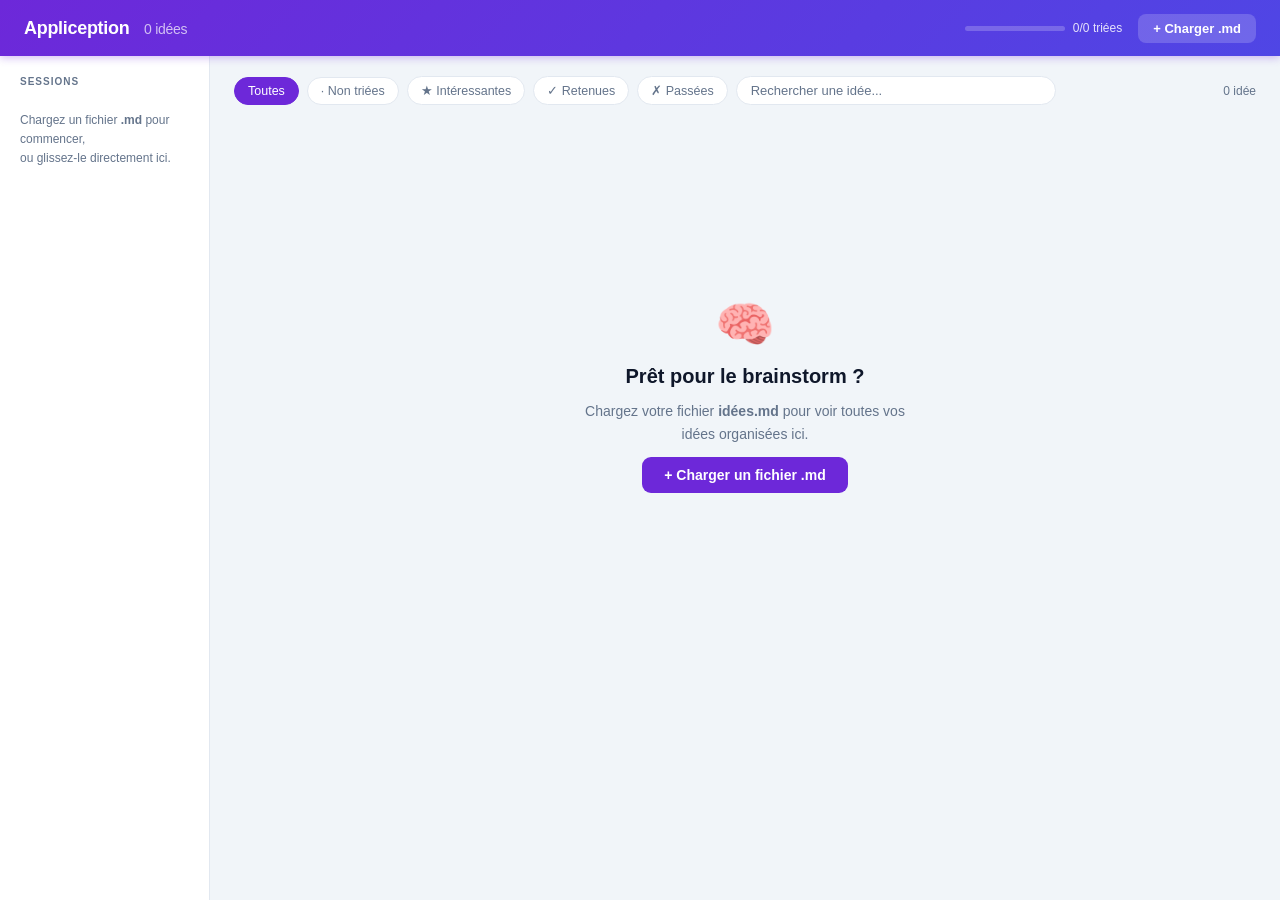
<file: index.html>
<!DOCTYPE html>
<html lang="fr">
<head>
  <meta charset="UTF-8" />
  <meta name="viewport" content="width=device-width, initial-scale=1.0" />
  <title>Appliception</title>
  <style>
    *, *::before, *::after { box-sizing: border-box; margin: 0; padding: 0; }

    :root {
      --bg:           #f1f5f9;
      --surface:      #ffffff;
      --border:       #e2e8f0;
      --accent:       #6d28d9;
      --accent-h:     #5b21b6;
      --accent-pale:  #ede9fe;
      --star:         #d97706;
      --star-bg:      #fef3c7;
      --done:         #059669;
      --done-bg:      #d1fae5;
      --skip:         #dc2626;
      --skip-bg:      #fee2e2;
      --text:         #0f172a;
      --muted:        #64748b;
      --radius:       10px;
      --sh:           0 1px 3px rgba(0,0,0,.07), 0 1px 2px rgba(0,0,0,.04);
      --sh-md:        0 4px 12px rgba(0,0,0,.08);
    }

    body {
      font-family: -apple-system, BlinkMacSystemFont, 'Segoe UI', Roboto, sans-serif;
      background: var(--bg);
      color: var(--text);
      min-height: 100vh;
    }

    /* ── HEADER ── */
    .header {
      background: linear-gradient(135deg, #6d28d9, #4f46e5);
      color: #fff;
      padding: 0 24px;
      height: 56px;
      display: flex;
      align-items: center;
      gap: 16px;
      position: sticky;
      top: 0;
      z-index: 200;
      box-shadow: 0 2px 8px rgba(109,40,217,.3);
    }
    .header-logo { font-size: 18px; font-weight: 700; letter-spacing: -.3px; flex: 1; }
    .header-logo span { opacity: .7; font-weight: 400; font-size: 14px; margin-left: 10px; }

    .btn {
      display: inline-flex; align-items: center; gap: 7px;
      padding: 7px 15px; border-radius: 8px; border: none;
      font-size: 13px; font-weight: 600; cursor: pointer;
      transition: opacity .15s, transform .1s;
    }
    .btn:hover { opacity: .88; }
    .btn:active { transform: scale(.97); }
    .btn-white { background: rgba(255,255,255,.18); color: #fff; }
    .btn-white:hover { background: rgba(255,255,255,.28); opacity: 1; }

    .progress-wrap {
      display: flex; align-items: center; gap: 8px;
      font-size: 12px; opacity: .85;
    }
    .progress-bar {
      width: 100px; height: 5px;
      background: rgba(255,255,255,.25);
      border-radius: 3px; overflow: hidden;
    }
    .progress-fill {
      height: 100%; background: #a5f3fc;
      border-radius: 3px; transition: width .4s ease;
    }

    /* ── LAYOUT ── */
    .layout { display: flex; height: calc(100vh - 56px); }

    /* ── SIDEBAR ── */
    .sidebar {
      width: 210px; flex-shrink: 0;
      background: var(--surface);
      border-right: 1px solid var(--border);
      overflow-y: auto; padding: 16px 12px;
      display: flex; flex-direction: column; gap: 4px;
    }
    .sidebar-label {
      font-size: 10px; text-transform: uppercase; letter-spacing: .1em;
      color: var(--muted); font-weight: 700; padding: 4px 8px 8px;
    }
    .week-btn {
      width: 100%; text-align: left; padding: 9px 10px;
      background: none; border: none; border-radius: 8px;
      cursor: pointer; transition: background .12s;
    }
    .week-btn:hover { background: var(--bg); }
    .week-btn.active { background: var(--accent-pale); }
    .week-name {
      font-size: 13px; font-weight: 600; color: var(--text);
      white-space: nowrap; overflow: hidden; text-overflow: ellipsis;
    }
    .week-meta {
      font-size: 11px; color: var(--muted); margin-top: 2px;
      display: flex; gap: 8px;
    }
    .week-meta-item { display: flex; align-items: center; gap: 2px; }

    .sidebar-empty {
      padding: 12px 8px; font-size: 12px; color: var(--muted); line-height: 1.6;
    }

    /* ── MAIN ── */
    .main { flex: 1; overflow-y: auto; padding: 20px 24px; }

    /* ── FILTERS ── */
    .filters {
      display: flex; align-items: center; gap: 8px;
      margin-bottom: 20px; flex-wrap: wrap;
    }
    .filter-btn {
      padding: 6px 13px; border-radius: 20px;
      border: 1.5px solid var(--border);
      background: var(--surface); color: var(--muted);
      font-size: 12.5px; font-weight: 500; cursor: pointer;
      transition: all .15s;
    }
    .filter-btn:hover { border-color: var(--accent); color: var(--accent); }
    .filter-btn.f-all.active  { background: var(--accent);  border-color: var(--accent);  color: #fff; }
    .filter-btn.f-pend.active { background: #475569;        border-color: #475569;        color: #fff; }
    .filter-btn.f-star.active { background: var(--star);    border-color: var(--star);    color: #fff; }
    .filter-btn.f-done.active { background: var(--done);    border-color: var(--done);    color: #fff; }
    .filter-btn.f-skip.active { background: var(--skip);    border-color: var(--skip);    color: #fff; }

    .search {
      flex: 1; min-width: 180px; max-width: 320px;
      padding: 6px 14px; border: 1.5px solid var(--border);
      border-radius: 20px; font-size: 13px; outline: none;
      background: var(--surface); color: var(--text);
      transition: border-color .15s;
    }
    .search:focus { border-color: var(--accent); }
    .search::placeholder { color: var(--muted); }

    .result-count {
      margin-left: auto; font-size: 12px; color: var(--muted);
      white-space: nowrap;
    }

    /* ── GRID ── */
    .grid {
      display: grid;
      grid-template-columns: repeat(auto-fill, minmax(290px, 1fr));
      gap: 14px;
    }
<script>
  window.addEventListener("message", function(e) {
    if (e.data && e.data.type === "sq-resize") {
      var el = document.querySelector("#sq-widget-club-test-demo");
      if (el) el.style.height = (e.data.height + 2) + "px";
    }
  });
</script>
<!-- Widget Squaleo -->
<iframe
  id="sq-widget-club-test-demo"
  src="https://squaleo.com/widget.html?club=club-test-demo"
  width="100%"
  style="border:none;display:block;width:100%;max-width:420px;height:100px"
></iframe>
    /* ── CARD ── */
    .card {
      background: var(--surface);
      border: 1.5px solid var(--border);
      border-radius: var(--radius);
      box-shadow: var(--sh);
      display: flex; flex-direction: column;
      transition: box-shadow .15s, transform .1s, border-color .15s;
      overflow: hidden;
    }
    .card:hover { box-shadow: var(--sh-md); transform: translateY(-2px); }
    .card.s-starred { border-left: 3px solid var(--star); }
    .card.s-done    { border-left: 3px solid var(--done); opacity: .75; }
    .card.s-skip    { border-left: 3px solid var(--skip); opacity: .45; }

    .card-top { padding: 14px 14px 0; }
    .card-meta { display: flex; align-items: center; gap: 8px; margin-bottom: 8px; }

    .card-num {
      font-size: 11px; font-weight: 800; color: var(--accent);
      background: var(--accent-pale); padding: 2px 8px; border-radius: 4px;
    }
    .card-week-tag {
      font-size: 10px; color: var(--muted);
      background: var(--bg); padding: 2px 7px; border-radius: 4px;
      font-weight: 500; white-space: nowrap; overflow: hidden;
      text-overflow: ellipsis; max-width: 120px;
    }
    .card-status-dot {
      margin-left: auto; width: 8px; height: 8px; border-radius: 50%; flex-shrink: 0;
    }
    .card-status-dot.s-pending { background: #cbd5e1; }
    .card-status-dot.s-starred { background: var(--star); }
    .card-status-dot.s-done    { background: var(--done); }
    .card-status-dot.s-skip    { background: var(--skip); }

    .card-title {
      font-size: 13.5px; font-weight: 700; color: var(--text); line-height: 1.45;
      margin-bottom: 10px;
    }

    .card-desc-wrap { position: relative; padding: 0 14px; }
    .card-desc {
      font-size: 12px; color: var(--muted); line-height: 1.65;
      max-height: 66px; overflow: hidden;
      transition: max-height .35s ease;
      cursor: pointer;
    }
    .card-desc.open { max-height: 800px; }
    .card-desc-fade {
      position: absolute; bottom: 0; left: 14px; right: 14px;
      height: 32px;
      background: linear-gradient(transparent, var(--surface));
      pointer-events: none;
      transition: opacity .2s;
    }
    .card-desc.open + .card-desc-fade { opacity: 0; }

    .card-toggle {
      display: flex; align-items: center; gap: 4px;
      font-size: 11px; color: var(--accent); font-weight: 600;
      padding: 4px 14px 8px; cursor: pointer;
      background: none; border: none; width: 100%; text-align: left;
    }
    .card-toggle:hover { opacity: .7; }
    .card-toggle-arrow { transition: transform .25s; font-size: 9px; }
    .card-toggle-arrow.open { transform: rotate(180deg); }

    .card-actions {
      display: flex; gap: 6px; padding: 10px 14px 14px; margin-top: auto;
    }
    .act-btn {
      flex: 1; padding: 6px 4px; border-radius: 7px;
      border: 1.5px solid var(--border); background: transparent;
      font-size: 11px; font-weight: 600; cursor: pointer; color: var(--muted);
      transition: all .15s; display: flex; align-items: center;
      justify-content: center; gap: 4px;
    }
    .act-btn:hover { transform: scale(1.04); }
    .act-btn.t-star.on,
    .act-btn.t-star:hover { background: var(--star-bg); border-color: var(--star); color: var(--star); }
    .act-btn.t-done.on,
    .act-btn.t-done:hover { background: var(--done-bg); border-color: var(--done); color: var(--done); }
    .act-btn.t-skip.on,
    .act-btn.t-skip:hover { background: var(--skip-bg); border-color: var(--skip); color: var(--skip); }

    /* ── EMPTY ── */
    .empty {
      display: flex; flex-direction: column; align-items: center;
      justify-content: center; height: 60vh; gap: 12px; text-align: center;
    }
    .empty-icon { font-size: 48px; }
    .empty h2 { font-size: 20px; color: var(--text); }
    .empty p { font-size: 14px; color: var(--muted); line-height: 1.6; max-width: 320px; }
    .empty .btn-accent {
      background: var(--accent); color: #fff;
      padding: 10px 22px; border-radius: 9px; font-size: 14px;
    }

    /* ── DROP OVERLAY ── */
    .drop-overlay {
      position: fixed; inset: 0; z-index: 1000;
      background: rgba(109,40,217,.12);
      border: 3px dashed var(--accent);
      display: flex; align-items: center; justify-content: center;
      flex-direction: column; gap: 12px;
      font-size: 22px; font-weight: 700; color: var(--accent);
      pointer-events: none;
    }
    .drop-overlay p { font-size: 14px; font-weight: 400; opacity: .8; }

    /* ── SCROLLBAR ── */
    ::-webkit-scrollbar { width: 5px; }
    ::-webkit-scrollbar-track { background: transparent; }
    ::-webkit-scrollbar-thumb { background: var(--border); border-radius: 3px; }
    ::-webkit-scrollbar-thumb:hover { background: #cbd5e1; }
  </style>
</head>
<body>

<div id="root"></div>
<input type="file" id="fileInput" accept=".md,.txt" multiple style="display:none" />

<script>
/* ━━━━━━━━━━━━━━━━━━━━━━━━━━━━━━━━━━━━━━━━━━━━━━
   PARSER
   Extracts numbered ideas from brainstorm markdown files.
   Handles formats:
     "N. Title"              (plain)
     "**N. Title**"          (bold)
   ━━━━━━━━━━━━━━━━━━━━━━━━━━━━━━━━━━━━━━━━━━━━━━ */
function parseMarkdown(rawText, weekLabel) {
  const text  = rawText.replace(/\r/g, '');
  const lines = text.split('\n');
  const ideas = [];
  let i = 0;

  // Noise lines to skip inside descriptions
  const isNoise = (l) =>
    /^\d{2}:\d{2}$/.test(l) ||
    /^(Session du |Excavated|Identified|Brainstormed|Inventoried|Pivoted|---$)/.test(l) ||
    /^(Mes |Mon |Ce qui |L'idée |On a |On continue|On creuse|Alors|Allez|Inarrê|Bon,|Voici|En att|Avant|Salut|Dis-moi|Q\s*:|R\s*:)/.test(l);

  while (i < lines.length) {
    const raw  = lines[i];
    const line = raw.trim();

    // Match: optional **, then digit(s), period, space, title, optional **
    const m = line.match(/^\*{0,2}(\d{1,3})\.\s+\*{0,2}([^*\n]+?)\*{0,2}\s*$/);

    if (m) {
      const num = parseInt(m[1], 10);
      if (num >= 1 && num <= 200) {
        i++;
        // Skip blank lines before description
        while (i < lines.length && !lines[i].trim()) i++;

        // Collect description until first blank line (= end of paragraph)
        const descParts = [];
        while (i < lines.length) {
          const l = lines[i].trim();
          if (!l) break;
          // Stop if we hit the next numbered idea
          if (l.match(/^\*{0,2}\d{1,3}\.\s+/)) break;
          if (!isNoise(l)) {
            descParts.push(l.replace(/\*{1,2}/g, '').trim());
          }
          i++;
        }

        ideas.push({
          id:    weekLabel + '::' + num,
          num,
          title: m[2].replace(/\*{1,2}/g, '').trim(),
          desc:  descParts.join(' '),
          week:  weekLabel,
        });
        continue;
      }
    }
    i++;
  }

  return ideas.sort((a, b) => a.num - b.num);
}

/* ━━━━━━━━━━━━━━━━━━━━━━━━━━━━━━━━━━━━━━━━━━━━━━
   STORAGE
   ━━━━━━━━━━━━━━━━━━━━━━━━━━━━━━━━━━━━━━━━━━━━━━ */
const SK_IDEAS    = 'bs2_ideas';
const SK_STATUSES = 'bs2_statuses';
const SK_EXPANDED = 'bs2_expanded';

function load() {
  try {
    return {
      ideas:    JSON.parse(localStorage.getItem(SK_IDEAS)    || '[]'),
      statuses: JSON.parse(localStorage.getItem(SK_STATUSES) || '{}'),
      expanded: new Set(JSON.parse(localStorage.getItem(SK_EXPANDED) || '[]')),
    };
  } catch { return { ideas: [], statuses: {}, expanded: new Set() }; }
}
function saveIdeas(v)    { localStorage.setItem(SK_IDEAS,    JSON.stringify(v)); }
function saveStatuses(v) { localStorage.setItem(SK_STATUSES, JSON.stringify(v)); }
function saveExpanded(s) { localStorage.setItem(SK_EXPANDED, JSON.stringify([...s])); }

/* ━━━━━━━━━━━━━━━━━━━━━━━━━━━━━━━━━━━━━━━━━━━━━━
   HELPERS
   ━━━━━━━━━━━━━━━━━━━━━━━━━━━━━━━━━━━━━━━━━━━━━━ */
function esc(s) {
  return String(s)
    .replace(/&/g,'&amp;').replace(/</g,'&lt;')
    .replace(/>/g,'&gt;').replace(/"/g,'&quot;');
}

function weekStats(ideas, statuses, week) {
  const list = week === 'all' ? ideas : ideas.filter(i => i.week === week);
  const count = (s) => list.filter(i => statuses[i.id] === s).length;
  return { total: list.length, starred: count('starred'), done: count('done'), skip: count('skip') };
}

/* ━━━━━━━━━━━━━━━━━━━━━━━━━━━━━━━━━━━━━━━━━━━━━━
   APP
   ━━━━━━━━━━━━━━━━━━━━━━━━━━━━━━━━━━━━━━━━━━━━━━ */
class App {
  constructor() {
    const s       = load();
    this.ideas    = s.ideas;
    this.statuses = s.statuses;
    this.expanded = s.expanded;
    this.filter   = 'all';   // all | pending | starred | done | skip
    this.search   = '';
    this.week     = 'all';
    this.dragging = false;

    this._render();
    this._bind();
  }

  /* ── Derived ── */
  get weeks() { return [...new Set(this.ideas.map(i => i.week))]; }

  get filtered() {
    let list = this.ideas;
    if (this.week !== 'all') list = list.filter(i => i.week === this.week);
    if (this.filter === 'pending')
      list = list.filter(i => !this.statuses[i.id] || this.statuses[i.id] === 'pending');
    else if (this.filter !== 'all')
      list = list.filter(i => this.statuses[i.id] === this.filter);
    if (this.search) {
      const q = this.search.toLowerCase();
      list = list.filter(i =>
        i.title.toLowerCase().includes(q) ||
        i.desc.toLowerCase().includes(q)  ||
        String(i.num).includes(q)
      );
    }
    return list;
  }

  /* ── Status toggle ── */
  setStatus(id, status) {
    if (this.statuses[id] === status) delete this.statuses[id];
    else this.statuses[id] = status;
    saveStatuses(this.statuses);
    this._updateCard(id);
    this._updateSidebar();
    this._updateProgress();
  }

  /* ── Expand toggle ── */
  toggleExpand(id) {
    if (this.expanded.has(id)) this.expanded.delete(id);
    else this.expanded.add(id);
    saveExpanded(this.expanded);
    this._updateCardExpand(id);
  }

  /* ── File loading ── */
  async loadFiles(files) {
    for (const file of files) {
      const text      = await file.text();
      const weekLabel = file.name.replace(/\.(md|txt)$/i, '');
      this.ideas = this.ideas.filter(i => i.week !== weekLabel);
      this.ideas.push(...parseMarkdown(text, weekLabel));
    }
    this.ideas.sort((a, b) => a.week.localeCompare(b.week) || a.num - b.num);
    saveIdeas(this.ideas);
    if (files.length) this.week = files[files.length - 1].name.replace(/\.(md|txt)$/i, '');
    this._render();
  }

  /* ━━ SURGICAL UPDATES (no full re-render) ━━ */

  _updateCard(id) {
    const cardEl = document.querySelector(`[data-card-id="${CSS.escape(id)}"]`);
    if (!cardEl) return;
    const idea   = this.ideas.find(i => i.id === id);
    if (!idea) return;
    const status = this.statuses[id] || 'pending';
    cardEl.className = `card s-${status}`;

    // Dot
    const dot = cardEl.querySelector('.card-status-dot');
    if (dot) dot.className = `card-status-dot s-${status}`;

    // Action buttons
    cardEl.querySelectorAll('.act-btn').forEach(btn => {
      const t = btn.dataset.type;
      btn.classList.toggle('on', status === t);
    });
  }

  _updateCardExpand(id) {
    const cardEl = document.querySelector(`[data-card-id="${CSS.escape(id)}"]`);
    if (!cardEl) return;
    const open  = this.expanded.has(id);
    const desc  = cardEl.querySelector('.card-desc');
    const arrow = cardEl.querySelector('.card-toggle-arrow');
    const fade  = cardEl.querySelector('.card-desc-fade');
    const label = cardEl.querySelector('.card-toggle-label');
    if (desc)  desc.classList.toggle('open', open);
    if (arrow) arrow.classList.toggle('open', open);
    if (fade)  fade.style.opacity = open ? '0' : '1';
    if (label) label.textContent  = open ? 'Réduire' : 'Voir tout';
  }

  _updateSidebar() {
    this.weeks.forEach(w => {
      const btn = document.querySelector(`[data-week-btn="${CSS.escape(w)}"]`);
      if (!btn) return;
      const s   = weekStats(this.ideas, this.statuses, w);
      const meta = btn.querySelector('.week-meta');
      if (meta) meta.innerHTML = this._weekMetaHtml(s);
    });
    // All
    const allBtn = document.querySelector('[data-week-btn="all"]');
    if (allBtn) {
      const s = weekStats(this.ideas, this.statuses, 'all');
      const meta = allBtn.querySelector('.week-meta');
      if (meta) meta.innerHTML = this._weekMetaHtml(s);
    }
  }

  _updateProgress() {
    const s    = weekStats(this.ideas, this.statuses, 'all');
    const done = s.starred + s.done + s.skip;
    const pct  = s.total ? Math.round(done / s.total * 100) : 0;
    const fill = document.querySelector('.progress-fill');
    const txt  = document.querySelector('.progress-txt');
    if (fill) fill.style.width = pct + '%';
    if (txt)  txt.textContent  = `${done}/${s.total} triées`;
  }

  /* ━━ FULL RENDER ━━ */
  _render() {
    const root = document.getElementById('root');

    // Save scroll + focus before re-render
    const mainEl    = root.querySelector('.main');
    const scroll    = mainEl?.scrollTop || 0;
    const wasSearch = document.activeElement?.id === 'search';
    const selStart  = document.activeElement?.selectionStart;
    const selEnd    = document.activeElement?.selectionEnd;

    root.innerHTML = this._html();

    // Restore scroll + focus
    const newMain = root.querySelector('.main');
    if (newMain && scroll) newMain.scrollTop = scroll;
    if (wasSearch) {
      const el = document.getElementById('search');
      if (el) { el.focus(); el.setSelectionRange(selStart, selEnd); }
    }
  }

  /* ━━ HTML BUILDERS ━━ */
  _weekMetaHtml(s) {
    const pend = s.total - s.starred - s.done - s.skip;
    return `
      <span class="week-meta-item" title="En attente">${pend} en attente</span>
      ${s.starred ? `<span class="week-meta-item" title="Intéressantes" style="color:var(--star)">★${s.starred}</span>` : ''}
      ${s.done    ? `<span class="week-meta-item" title="Retenues"       style="color:var(--done)">✓${s.done}</span>`    : ''}
      ${s.skip    ? `<span class="week-meta-item" title="Passées"        style="color:var(--skip)">✗${s.skip}</span>`    : ''}
    `;
  }

  _html() {
    const { filter, search, week, dragging } = this;
    const ideas    = this.ideas;
    const weeks    = this.weeks;
    const filtered = this.filtered;
    const allStats = weekStats(ideas, this.statuses, 'all');
    const triaged  = allStats.starred + allStats.done + allStats.skip;
    const pct      = allStats.total ? Math.round(triaged / allStats.total * 100) : 0;

    const sidebarWeeks = weeks.map(w => {
      const s = weekStats(ideas, this.statuses, w);
      return `
        <button class="week-btn ${week === w ? 'active' : ''}" data-week-btn="${esc(w)}" data-action="week" data-val="${esc(w)}">
          <div class="week-name">${esc(w)}</div>
          <div class="week-meta">${this._weekMetaHtml(s)}</div>
        </button>
      `;
    }).join('');

    const filterDefs = [
      { id: 'all',     label: 'Toutes',         cls: 'f-all'  },
      { id: 'pending', label: '· Non triées',    cls: 'f-pend' },
      { id: 'starred', label: '★ Intéressantes', cls: 'f-star' },
      { id: 'done',    label: '✓ Retenues',      cls: 'f-done' },
      { id: 'skip',    label: '✗ Passées',       cls: 'f-skip' },
    ];

    const cards = filtered.map(idea => {
      const status = this.statuses[idea.id] || 'pending';
      const open   = this.expanded.has(idea.id);
      const hasDesc = idea.desc.length > 0;
      return `
        <div class="card s-${status}" data-card-id="${esc(idea.id)}">
          <div class="card-top">
            <div class="card-meta">
              <span class="card-num">#${String(idea.num).padStart(2,'0')}</span>
              ${weeks.length > 1 ? `<span class="card-week-tag">${esc(idea.week)}</span>` : ''}
              <span class="card-status-dot s-${status}" style="margin-left:auto"></span>
            </div>
            <div class="card-title">${esc(idea.title)}</div>
          </div>
          ${hasDesc ? `
            <div class="card-desc-wrap">
              <div class="card-desc ${open ? 'open' : ''}" data-action="expand" data-id="${esc(idea.id)}">${esc(idea.desc)}</div>
              <div class="card-desc-fade" style="opacity:${open ? 0 : 1}"></div>
            </div>
            <button class="card-toggle" data-action="expand" data-id="${esc(idea.id)}">
              <span class="card-toggle-arrow ${open ? 'open' : ''}">▼</span>
              <span class="card-toggle-label">${open ? 'Réduire' : 'Voir tout'}</span>
            </button>
          ` : ''}
          <div class="card-actions">
            <button class="act-btn t-star ${status === 'starred' ? 'on' : ''}" data-action="status" data-id="${esc(idea.id)}" data-type="starred">
              ★ Intéressante
            </button>
            <button class="act-btn t-done ${status === 'done' ? 'on' : ''}" data-action="status" data-id="${esc(idea.id)}" data-type="done">
              ✓ Retenir
            </button>
            <button class="act-btn t-skip ${status === 'skip' ? 'on' : ''}" data-action="status" data-id="${esc(idea.id)}" data-type="skip">
              ✗ Passer
            </button>
          </div>
        </div>
      `;
    }).join('');

    return `
      ${dragging ? `<div class="drop-overlay"><span>Déposer le fichier .md</span><p>Vos idées seront chargées automatiquement</p></div>` : ''}

      <div class="header">
        <div class="header-logo">
          Appliception
          <span>${allStats.total} idées</span>
        </div>
        <div class="progress-wrap">
          <div class="progress-bar"><div class="progress-fill" style="width:${pct}%"></div></div>
          <span class="progress-txt">${triaged}/${allStats.total} triées</span>
        </div>
        <button class="btn btn-white" data-action="load">+ Charger .md</button>
      </div>

      <div class="layout">
        <div class="sidebar">
          ${weeks.length > 0 ? `
            <div class="sidebar-label">Sessions</div>
            <button class="week-btn ${week === 'all' ? 'active' : ''}" data-week-btn="all" data-action="week" data-val="all">
              <div class="week-name">Toutes les sessions</div>
              <div class="week-meta">${this._weekMetaHtml(allStats)}</div>
            </button>
            ${sidebarWeeks}
          ` : `
            <div class="sidebar-label">Sessions</div>
            <div class="sidebar-empty">
              Chargez un fichier <strong>.md</strong> pour commencer,<br>
              ou glissez-le directement ici.
            </div>
          `}
        </div>

        <div class="main">
          <div class="filters">
            ${filterDefs.map(f => `
              <button class="filter-btn ${f.cls} ${filter === f.id ? 'active' : ''}" data-action="filter" data-val="${f.id}">
                ${f.label}
              </button>
            `).join('')}
            <input id="search" class="search" type="text"
              placeholder="Rechercher une idée..." value="${esc(search)}" />
            <span class="result-count">${filtered.length} idée${filtered.length > 1 ? 's' : ''}</span>
          </div>

          ${filtered.length === 0 ? `
            <div class="empty">
              ${ideas.length === 0 ? `
                <div class="empty-icon">🧠</div>
                <h2>Prêt pour le brainstorm ?</h2>
                <p>Chargez votre fichier <strong>idées.md</strong> pour voir toutes vos idées organisées ici.</p>
                <button class="btn btn-accent" data-action="load">+ Charger un fichier .md</button>
              ` : `
                <div class="empty-icon">🔍</div>
                <h2>Aucun résultat</h2>
                <p>Essayez de modifier vos filtres ou votre recherche.</p>
              `}
            </div>
          ` : `
            <div class="grid">${cards}</div>
          `}
        </div>
      </div>
    `;
  }

  /* ━━ EVENT BINDING ━━ */
  _bind() {
    const root = document.getElementById('root');

    // Delegated clicks
    root.addEventListener('click', e => {
      const el = e.target.closest('[data-action]');
      if (!el) return;
      const { action, val, id, type } = el.dataset;

      if (action === 'load')   { document.getElementById('fileInput').click(); return; }
      if (action === 'week')   { this.week   = val; this._render(); return; }
      if (action === 'filter') { this.filter = val; this._render(); return; }
      if (action === 'status') { this.setStatus(id, type); return; }
      if (action === 'expand') { this.toggleExpand(id); return; }
    });

    // Search input (surgical: only re-render cards)
    root.addEventListener('input', e => {
      if (e.target.id !== 'search') return;
      this.search = e.target.value;
      // Re-render grid + count only
      const gridWrap = root.querySelector('.main > :last-child');
      const countEl  = root.querySelector('.result-count');
      const filtered = this.filtered;
      if (countEl) countEl.textContent = `${filtered.length} idée${filtered.length > 1 ? 's' : ''}`;
      if (gridWrap) {
        if (filtered.length === 0) {
          gridWrap.outerHTML = `
            <div class="empty">
              <div class="empty-icon">🔍</div>
              <h2>Aucun résultat</h2>
              <p>Essayez de modifier vos filtres ou votre recherche.</p>
            </div>`;
        } else {
          const cards = filtered.map(idea => {
            const status = this.statuses[idea.id] || 'pending';
            const open   = this.expanded.has(idea.id);
            const hasDesc = idea.desc.length > 0;
            return `
              <div class="card s-${status}" data-card-id="${esc(idea.id)}">
                <div class="card-top">
                  <div class="card-meta">
                    <span class="card-num">#${String(idea.num).padStart(2,'0')}</span>
                    ${this.weeks.length > 1 ? `<span class="card-week-tag">${esc(idea.week)}</span>` : ''}
                    <span class="card-status-dot s-${status}" style="margin-left:auto"></span>
                  </div>
                  <div class="card-title">${esc(idea.title)}</div>
                </div>
                ${hasDesc ? `
                  <div class="card-desc-wrap">
                    <div class="card-desc ${open ? 'open' : ''}" data-action="expand" data-id="${esc(idea.id)}">${esc(idea.desc)}</div>
                    <div class="card-desc-fade" style="opacity:${open ? 0 : 1}"></div>
                  </div>
                  <button class="card-toggle" data-action="expand" data-id="${esc(idea.id)}">
                    <span class="card-toggle-arrow ${open ? 'open' : ''}">▼</span>
                    <span class="card-toggle-label">${open ? 'Réduire' : 'Voir tout'}</span>
                  </button>
                ` : ''}
                <div class="card-actions">
                  <button class="act-btn t-star ${status === 'starred' ? 'on' : ''}" data-action="status" data-id="${esc(idea.id)}" data-type="starred">★ Intéressante</button>
                  <button class="act-btn t-done ${status === 'done' ? 'on' : ''}" data-action="status" data-id="${esc(idea.id)}" data-type="done">✓ Retenir</button>
                  <button class="act-btn t-skip ${status === 'skip' ? 'on' : ''}" data-action="status" data-id="${esc(idea.id)}" data-type="skip">✗ Passer</button>
                </div>
              </div>`;
          }).join('');
          if (gridWrap.classList.contains('grid')) {
            gridWrap.innerHTML = cards;
          } else {
            gridWrap.outerHTML = `<div class="grid">${cards}</div>`;
          }
        }
      }
    });

    // File input
    document.getElementById('fileInput').addEventListener('change', e => {
      if (e.target.files.length) this.loadFiles(Array.from(e.target.files));
      e.target.value = '';
    });

    // Drag & drop
    document.addEventListener('dragover', e => {
      e.preventDefault();
      if (!this.dragging) { this.dragging = true; this._render(); }
    });
    document.addEventListener('dragleave', e => {
      if (!e.relatedTarget) { this.dragging = false; this._render(); }
    });
    document.addEventListener('drop', e => {
      e.preventDefault();
      this.dragging = false;
      const files = Array.from(e.dataTransfer.files)
        .filter(f => /\.(md|txt)$/i.test(f.name));
      if (files.length) this.loadFiles(files);
      else this._render();
    });
  }
}

/* ━━ BOOT ━━ */
new App();
</script>
</body>
</html>
</file>
<file: Main File/styles.css>
*, *::before, *::after { box-sizing: border-box; margin: 0; padding: 0; }

:root {
  --bg:           #f1f5f9;
  --surface:      #ffffff;
  --border:       #e2e8f0;
  --accent:       #6d28d9;
  --accent-h:     #5b21b6;
  --accent-pale:  #ede9fe;
  --star:         #d97706;
  --star-bg:      #fef3c7;
  --done:         #059669;
  --done-bg:      #d1fae5;
  --skip:         #dc2626;
  --skip-bg:      #fee2e2;
  --text:         #0f172a;
  --muted:        #64748b;
  --radius:       10px;
  --sh:           0 1px 3px rgba(0,0,0,.07), 0 1px 2px rgba(0,0,0,.04);
  --sh-md:        0 4px 12px rgba(0,0,0,.08);
}

body {
  font-family: -apple-system, BlinkMacSystemFont, 'Segoe UI', Roboto, sans-serif;
  background: var(--bg);
  color: var(--text);
  min-height: 100vh;
}

/* ── HEADER ── */
.header {
  background: linear-gradient(135deg, #6d28d9, #4f46e5);
  color: #fff;
  padding: 0 24px;
  height: 56px;
  display: flex;
  align-items: center;
  gap: 16px;
  position: sticky;
  top: 0;
  z-index: 200;
  box-shadow: 0 2px 8px rgba(109,40,217,.3);
}
.header-logo { font-size: 18px; font-weight: 700; letter-spacing: -.3px; flex: 1; }
.header-logo span { opacity: .7; font-weight: 400; font-size: 14px; margin-left: 10px; }

.btn {
  display: inline-flex; align-items: center; gap: 7px;
  padding: 7px 15px; border-radius: 8px; border: none;
  font-size: 13px; font-weight: 600; cursor: pointer;
  transition: opacity .15s, transform .1s;
}
.btn:hover { opacity: .88; }
.btn:active { transform: scale(.97); }
.btn-white { background: rgba(255,255,255,.18); color: #fff; }
.btn-white:hover { background: rgba(255,255,255,.28); opacity: 1; }

.progress-wrap {
  display: flex; align-items: center; gap: 8px;
  font-size: 12px; opacity: .85;
}
.progress-bar {
  width: 100px; height: 5px;
  background: rgba(255,255,255,.25);
  border-radius: 3px; overflow: hidden;
}
.progress-fill {
  height: 100%; background: #a5f3fc;
  border-radius: 3px; transition: width .4s ease;
}

/* ── LAYOUT ── */
.layout { display: flex; height: calc(100vh - 56px); }

/* ── SIDEBAR ── */
.sidebar {
  width: 210px; flex-shrink: 0;
  background: var(--surface);
  border-right: 1px solid var(--border);
  overflow-y: auto; padding: 16px 12px;
  display: flex; flex-direction: column; gap: 4px;
}
.sidebar-label {
  font-size: 10px; text-transform: uppercase; letter-spacing: .1em;
  color: var(--muted); font-weight: 700; padding: 4px 8px 8px;
}
.week-btn {
  width: 100%; text-align: left; padding: 9px 10px;
  background: none; border: none; border-radius: 8px;
  cursor: pointer; transition: background .12s;
}
.week-btn:hover { background: var(--bg); }
.week-btn.active { background: var(--accent-pale); }
.week-name {
  font-size: 13px; font-weight: 600; color: var(--text);
  white-space: nowrap; overflow: hidden; text-overflow: ellipsis;
}
.week-meta {
  font-size: 11px; color: var(--muted); margin-top: 2px;
  display: flex; gap: 8px;
}
.week-meta-item { display: flex; align-items: center; gap: 2px; }

.sidebar-empty {
  padding: 12px 8px; font-size: 12px; color: var(--muted); line-height: 1.6;
}

/* ── MAIN ── */
.main { flex: 1; overflow-y: auto; padding: 20px 24px; }

/* ── FILTERS ── */
.filters {
  display: flex; align-items: center; gap: 8px;
  margin-bottom: 20px; flex-wrap: wrap;
}
.filter-btn {
  padding: 6px 13px; border-radius: 20px;
  border: 1.5px solid var(--border);
  background: var(--surface); color: var(--muted);
  font-size: 12.5px; font-weight: 500; cursor: pointer;
  transition: all .15s;
}
.filter-btn:hover { border-color: var(--accent); color: var(--accent); }
.filter-btn.f-all.active  { background: var(--accent);  border-color: var(--accent);  color: #fff; }
.filter-btn.f-pend.active { background: #475569;        border-color: #475569;        color: #fff; }
.filter-btn.f-star.active { background: var(--star);    border-color: var(--star);    color: #fff; }
.filter-btn.f-done.active { background: var(--done);    border-color: var(--done);    color: #fff; }
.filter-btn.f-skip.active { background: var(--skip);    border-color: var(--skip);    color: #fff; }

.search {
  flex: 1; min-width: 180px; max-width: 320px;
  padding: 6px 14px; border: 1.5px solid var(--border);
  border-radius: 20px; font-size: 13px; outline: none;
  background: var(--surface); color: var(--text);
  transition: border-color .15s;
}
.search:focus { border-color: var(--accent); }
.search::placeholder { color: var(--muted); }

.result-count {
  margin-left: auto; font-size: 12px; color: var(--muted);
  white-space: nowrap;
}

/* ── GRID ── */
.grid {
  display: grid;
  grid-template-columns: repeat(auto-fill, minmax(290px, 1fr));
  gap: 14px;
}

/* ── CARD ── */
.card {
  background: var(--surface);
  border: 1.5px solid var(--border);
  border-radius: var(--radius);
  box-shadow: var(--sh);
  display: flex; flex-direction: column;
  transition: box-shadow .15s, transform .1s, border-color .15s;
  overflow: hidden;
}
.card:hover { box-shadow: var(--sh-md); transform: translateY(-2px); }
.card.s-starred { border-left: 3px solid var(--star); }
.card.s-done    { border-left: 3px solid var(--done); opacity: .75; }
.card.s-skip    { border-left: 3px solid var(--skip); opacity: .45; }

.card-top { padding: 14px 14px 0; }
.card-meta { display: flex; align-items: center; gap: 8px; margin-bottom: 8px; }

.card-num {
  font-size: 11px; font-weight: 800; color: var(--accent);
  background: var(--accent-pale); padding: 2px 8px; border-radius: 4px;
}
.card-week-tag {
  font-size: 10px; color: var(--muted);
  background: var(--bg); padding: 2px 7px; border-radius: 4px;
  font-weight: 500; white-space: nowrap; overflow: hidden;
  text-overflow: ellipsis; max-width: 120px;
}
.card-status-dot {
  margin-left: auto; width: 8px; height: 8px; border-radius: 50%; flex-shrink: 0;
}
.card-status-dot.s-pending { background: #cbd5e1; }
.card-status-dot.s-starred { background: var(--star); }
.card-status-dot.s-done    { background: var(--done); }
.card-status-dot.s-skip    { background: var(--skip); }

.card-title {
  font-size: 13.5px; font-weight: 700; color: var(--text); line-height: 1.45;
  margin-bottom: 10px;
}

.card-desc-wrap { position: relative; padding: 0 14px; }
.card-desc {
  font-size: 12px; color: var(--muted); line-height: 1.65;
  max-height: 66px; overflow: hidden;
  transition: max-height .35s ease;
  cursor: pointer;
}
.card-desc.open { max-height: 800px; }
.card-desc-fade {
  position: absolute; bottom: 0; left: 14px; right: 14px;
  height: 32px;
  background: linear-gradient(transparent, var(--surface));
  pointer-events: none;
  transition: opacity .2s;
}
.card-desc.open + .card-desc-fade { opacity: 0; }

.card-toggle {
  display: flex; align-items: center; gap: 4px;
  font-size: 11px; color: var(--accent); font-weight: 600;
  padding: 4px 14px 8px; cursor: pointer;
  background: none; border: none; width: 100%; text-align: left;
}
.card-toggle:hover { opacity: .7; }
.card-toggle-arrow { transition: transform .25s; font-size: 9px; }
.card-toggle-arrow.open { transform: rotate(180deg); }

.card-actions {
  display: flex; gap: 6px; padding: 10px 14px 14px; margin-top: auto;
}
.act-btn {
  flex: 1; padding: 6px 4px; border-radius: 7px;
  border: 1.5px solid var(--border); background: transparent;
  font-size: 11px; font-weight: 600; cursor: pointer; color: var(--muted);
  transition: all .15s; display: flex; align-items: center;
  justify-content: center; gap: 4px;
}
.act-btn:hover { transform: scale(1.04); }
.act-btn.t-star.on,
.act-btn.t-star:hover { background: var(--star-bg); border-color: var(--star); color: var(--star); }
.act-btn.t-done.on,
.act-btn.t-done:hover { background: var(--done-bg); border-color: var(--done); color: var(--done); }
.act-btn.t-skip.on,
.act-btn.t-skip:hover { background: var(--skip-bg); border-color: var(--skip); color: var(--skip); }

/* ── EMPTY ── */
.empty {
  display: flex; flex-direction: column; align-items: center;
  justify-content: center; height: 60vh; gap: 12px; text-align: center;
}
.empty-icon { font-size: 48px; }
.empty h2 { font-size: 20px; color: var(--text); }
.empty p { font-size: 14px; color: var(--muted); line-height: 1.6; max-width: 320px; }
.empty .btn-accent {
  background: var(--accent); color: #fff;
  padding: 10px 22px; border-radius: 9px; font-size: 14px;
}

/* ── DROP OVERLAY ── */
.drop-overlay {
  position: fixed; inset: 0; z-index: 1000;
  background: rgba(109,40,217,.12);
  border: 3px dashed var(--accent);
  display: flex; align-items: center; justify-content: center;
  flex-direction: column; gap: 12px;
  font-size: 22px; font-weight: 700; color: var(--accent);
  pointer-events: none;
}
.drop-overlay p { font-size: 14px; font-weight: 400; opacity: .8; }

/* ── SCROLLBAR ── */
::-webkit-scrollbar { width: 5px; }
::-webkit-scrollbar-track { background: transparent; }
::-webkit-scrollbar-thumb { background: var(--border); border-radius: 3px; }
::-webkit-scrollbar-thumb:hover { background: #cbd5e1; }
</file>
